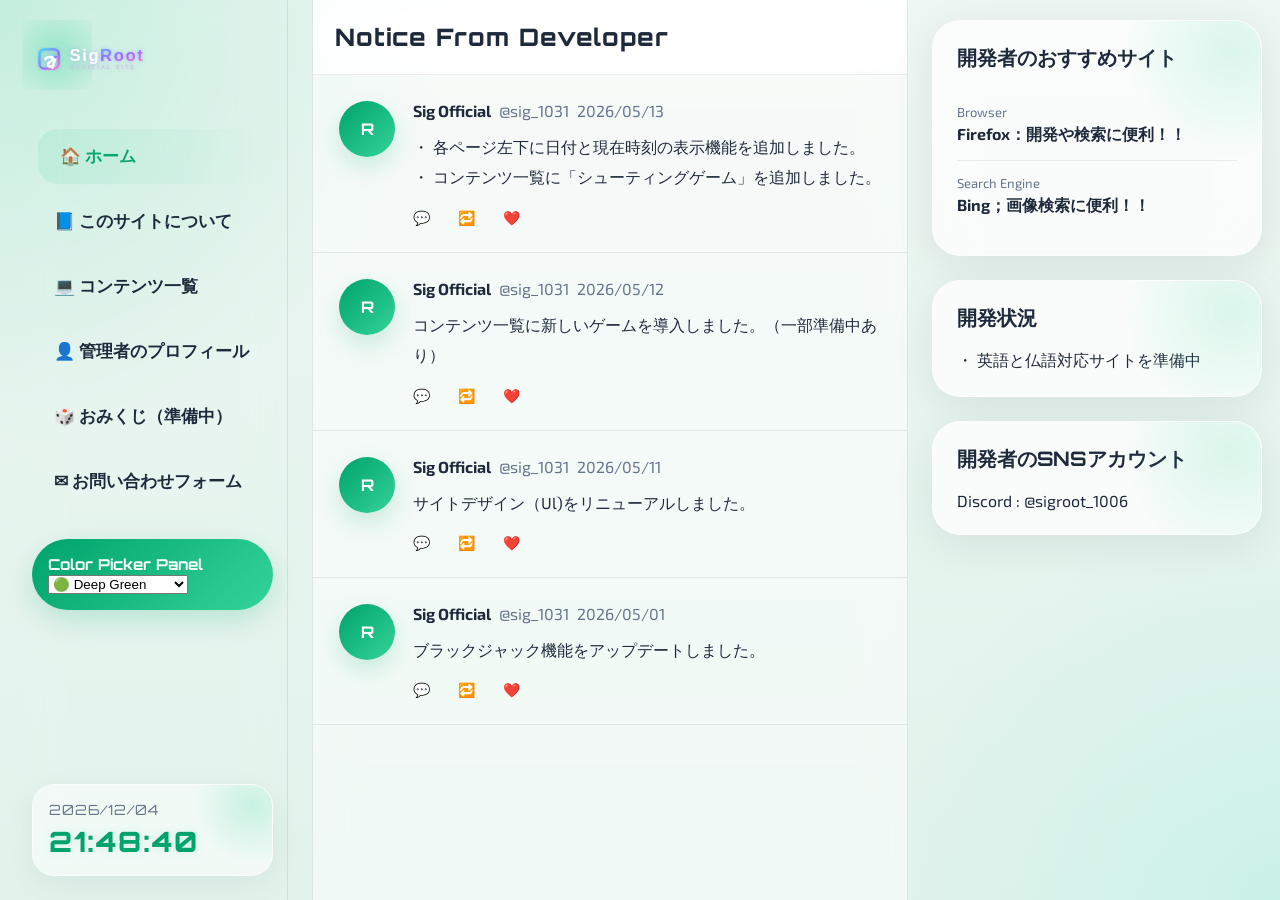
<file: index.html>
<!DOCTYPE html>
<html lang="ja">
<head>
<meta charset="UTF-8">
<meta name="viewport" content="width=device-width, initial-scale=1.0">
<title>Sig Community</title>
<link rel="stylesheet" href="css/style.css">
</head>

<body>

<div class="layout">

<!-- 左サイド -->

<aside class="sidebar-left">

<div class="logo">

<svg
xmlns="http://www.w3.org/2000/svg"
viewBox="0 0 450 56"
class="sig-logo">

  <defs>

    <linearGradient id="coolCuteGrad"
                    x1="0%"
                    y1="0%"
                    x2="100%"
                    y2="100%">

      <stop offset="0%" stop-color="#38d7ff"/>
      <stop offset="60%" stop-color="#9b6dff"/>
      <stop offset="100%" stop-color="#ff7ac8"/>

    </linearGradient>

    <!-- 発光 -->

    <filter id="glow">

      <feDropShadow dx="0"
                    dy="0"
                    stdDeviation="4"
                    flood-color="#8c6cff"
                    flood-opacity="0.45"/>

    </filter>

    <style>

      .main-text{
        font-family:'Segoe UI',sans-serif;
        font-weight:900;
        font-size:31px;
      }

      .sub-text{
        font-family:'Segoe UI',sans-serif;
        font-weight:700;
        font-size:10px;
      }

    </style>

  </defs>

  <!-- アイコン -->

  <g transform="translate(14,10)"
     filter="url(#glow)">

    <rect width="36"
          height="36"
          rx="9"
          fill="none"
          stroke="url(#coolCuteGrad)"
          stroke-width="4.5"/>

    <path d="M 11,18
             C 14,13 25,13 25,18
             C 25,23 16,22 16,28
             C 16,33 22,34 26,30
             L 24,34
             L 30,14"

          fill="none"
          stroke="#ffffff"
          stroke-width="5"
          stroke-linecap="round"
          stroke-linejoin="round"/>

    <circle cx="30"
            cy="14"
            r="3.2"
            fill="url(#coolCuteGrad)"/>

  </g>

  <!-- ロゴ文字 -->

  <g transform="translate(70,0)"
     filter="url(#glow)">

    <text x="0"
          y="31"
          class="main-text"
          fill="#ffffff">

      Sig<tspan fill="url(#coolCuteGrad)">Root</tspan>

    </text>

    <text x="2"
          y="47"
          class="sub-text"
          fill="#c5c8d8"
          letter-spacing="4">

      OFFICIAL SITE

    </text>

  </g>

</svg>

</div>

<nav class="nav-menu">
<a class="active" href="index.html">🏠 ホーム</a>
<a href="company.html">📘 このサイトについて</a>
<a href="service.html">💻 コンテンツ一覧</a>
<a href="recruit.html">👤 管理者のプロフィール</a>
<a href="">🎲 おみくじ（準備中）</a>
<a href="contact.html">✉ お問い合わせフォーム</a>
</nav>

<!-- =========================
     WELCOME PANEL
========================= -->


<!-- =========================
     WELCOME BUTTON PANEL
========================= -->

<div class="main-button welcome-button">

<div class="welcome-top">

Color Picker Panel

</div>

<select
class="theme-select"
onchange="setTheme(this.value)"
>

<option value="saikyo">
🟢 Deep Green
</option>

<option value="chuo">
🟠 Orange
</option>

<option value="yamanote">
🟩 Normal Green
</option>

<option value="keihin">
🔵 Blue
</option>

<option value="sobu">
🟨 Yellow
</option>

<option value="joban">
🟢 Emerald
</option>

<option value="ueno">
🟣 Purple
</option>

<option value="cyber">
🌌 Cyber Blue
</option>

<option value="sunset">
🔥 Sunset Orange
</option>

<option value="pink">
🌸 Akuragawa Pink
</option>

</select>

</div>

  

  <!-- =========================
     DATE TIME WIDGET
========================= -->

<div class="datetime-widget">

<div id="clock-date">
2026/05/13
</div>

<div id="clock-time">
00:00:00
</div>

</div>

</aside>

<!-- メイン -->

<main class="timeline">

<div class="timeline-header">
<h1>Notice From Developer</h1>
</div>

<article class="post">

<div class="post-icon">R</div>

<div class="post-content">

<div class="post-user">
<span class="name">Sig Official</span>
<span class="id">@sig_1031</span>
<span class="date">2026/05/13 </span>
</div>

<p>
・ 各ページ左下に日付と現在時刻の表示機能を追加しました。<br>
・ コンテンツ一覧に「シューティングゲーム」を追加しました。
</p>

<div class="post-actions">
<span>💬 </span>
<span>🔁 </span>
<span>❤️ </span>
</div>

</div>

</article>
  
<article class="post">

<div class="post-icon">R</div>

<div class="post-content">

<div class="post-user">
<span class="name">Sig Official</span>
<span class="id">@sig_1031</span>
<span class="date">2026/05/12 </span>
</div>

<p>
コンテンツ一覧に新しいゲームを導入しました。（一部準備中あり）
</p>

<div class="post-actions">
<span>💬 </span>
<span>🔁 </span>
<span>❤️ </span>
</div>

</div>

</article>
  
<article class="post">

<div class="post-icon">R</div>

<div class="post-content">

<div class="post-user">
<span class="name">Sig Official</span>
<span class="id">@sig_1031</span>
<span class="date">2026/05/11</span>
</div>

<p>
サイトデザイン（Ul)をリニューアルしました。
</p>

<div class="post-actions">
<span>💬 </span>
<span>🔁 </span>
<span>❤️ </span>
</div>

</div>

</article>

<article class="post">

<div class="post-icon">R</div>

<div class="post-content">

<div class="post-user">
<span class="name">Sig Official</span>
<span class="id">@sig_1031</span>
<span class="date">2026/05/01</span>
</div>

<p>
ブラックジャック機能をアップデートしました。
</p>

<div class="post-actions">
<span>💬 </span>
<span>🔁 </span>
<span>❤️ </span>
</div>

</div>

</article>

</main>

<!-- 右サイド -->

<aside class="sidebar-right">

<div class="side-card">

<h2>開発者のおすすめサイト</h2>

<div class="trend">
<span class="trend-category">Browser</span>
<strong>Firefox：開発や検索に便利！！</strong>
</div>

<div class="trend">
<span class="trend-category">Search Engine</span>
<strong>Bing；画像検索に便利！！</strong>
</div>

</div>

<div class="side-card">

<h2>開発状況</h2>

<p>
・ 英語と仏語対応サイトを準備中<br>

</p>

</div>

<div class="side-card">

<h2>開発者のSNSアカウント</h2>

<p>
Discord : @sigroot_1006
</p>

</div>

</aside>

</div>

  <script src="js/script.js"></script>

  <!-- MOBILE NAV -->

<nav class="mobile-nav">

<a href="index.html">

<span>🏠</span>

Home

</a>

<a class="active"
href="service.html">

<span>💻</span>

Services

</a>

<a href="recruit.html">

<span>👤</span>

Profile

</a>

<a href="link.html">

<span>🎲</span>

Omikuji

</a>

<a href="contact.html">

<span>✉</span>

Contact

</a>

</nav>

</body>





  <!-- MOBILE NAV -->

<nav class="mobile-nav">

<a class="active"
href="index.html">

<span>🏠</span>

Home

</a>

<a href="service.html">

<span>💻</span>

Services

</a>

<a href="recruit.html">

<span>👤</span>

Profile

</a>

<a href="link.html">

<span>🎲</span>

Omikuji

</a>

<a href="contact.html">

<span>✉</span>

Contact

</a>

</nav>
</html>
</file>
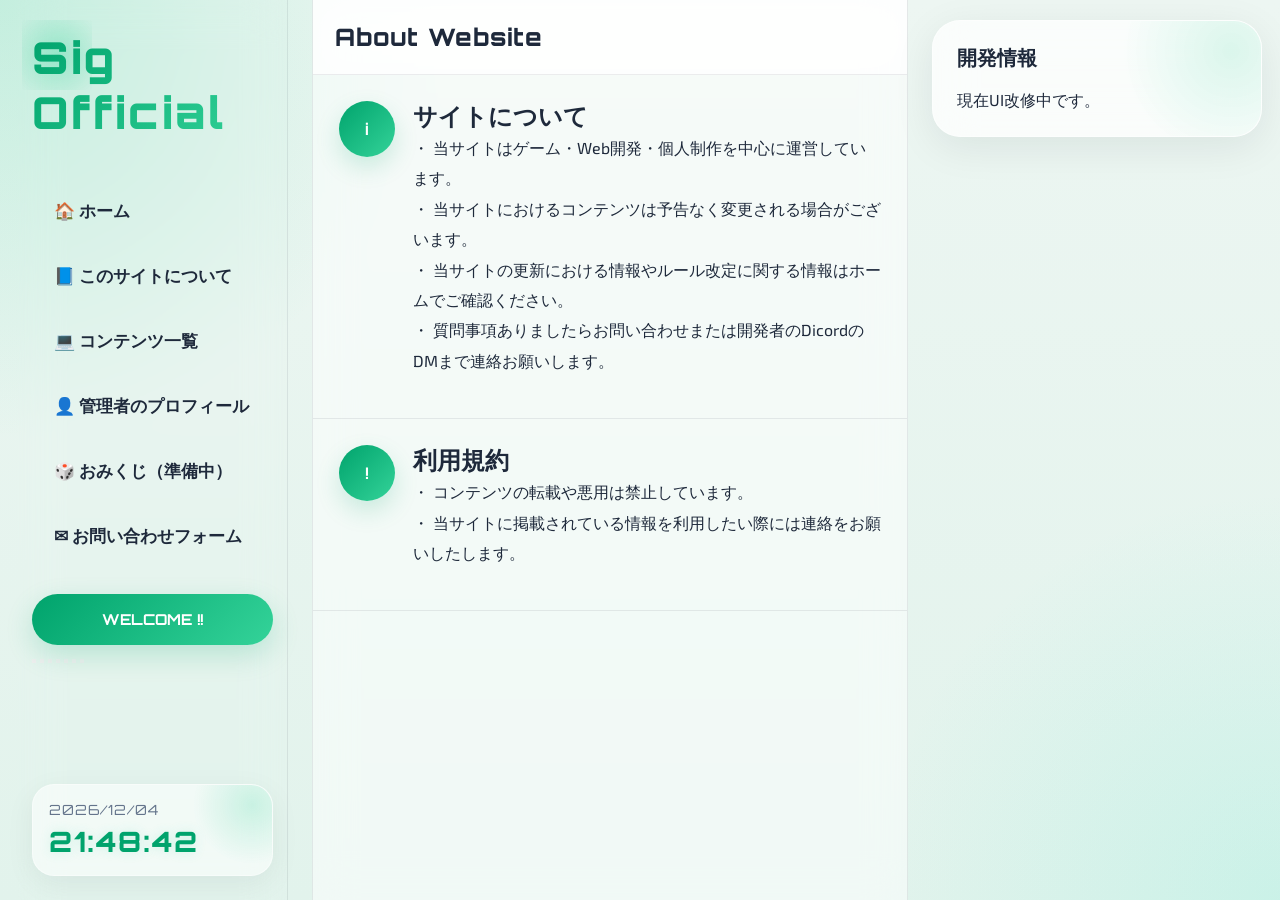
<file: company.html>
<!DOCTYPE html>
<html lang="ja">
<head>
<meta charset="UTF-8">
<meta name="viewport" content="width=device-width, initial-scale=1.0">
<title>Sig Community</title>
<link rel="stylesheet" href="css/style.css">
</head>

<body>

<div class="layout">

<!-- 左サイド -->

<aside class="sidebar-left">

<div class="logo">
Sig Official
</div>

<nav class="nav-menu">
<a  href="index.html">🏠 ホーム</a>
<a 　class="active"　href="company.html">📘 このサイトについて</a>
<a href="service.html">💻 コンテンツ一覧</a>
<a href="recruit.html">👤 管理者のプロフィール</a>
<a href="">🎲 おみくじ（準備中）</a>
<a href="contact.html">✉ お問い合わせフォーム</a>
</nav>

<button class="main-button">
WELCOME !!
</button>

  <!-- =========================
     THEME SWITCHER
========================= -->

<div class="theme-switcher">

<button class="theme-btn green"
onclick="setTheme('green')">
</button>

<button class="theme-btn orange"
onclick="setTheme('orange')">
</button>

<button class="theme-btn red"
onclick="setTheme('red')">
</button>

<button class="theme-btn yellow"
onclick="setTheme('yellow')">
</button>

<button class="theme-btn blue"
onclick="setTheme('blue')">
</button>

<button class="theme-btn cyan"
onclick="setTheme('cyan')">
</button>

<button class="theme-btn pink"
onclick="setTheme('pink')">
</button>

</div>

  <!-- =========================
     DATE TIME WIDGET
========================= -->

<div class="datetime-widget">

<div id="clock-date">
2026/05/13
</div>

<div id="clock-time">
00:00:00
</div>

</div>

  

</aside>

<main class="timeline">

<div class="timeline-header">
<h1>About Website</h1>
</div>

<article class="post">

<div class="post-icon">i</div>

<div class="post-content">

<h2>サイトについて</h2>

<p>
・ 当サイトはゲーム・Web開発・個人制作を中心に運営しています。<br>
・ 当サイトにおけるコンテンツは予告なく変更される場合がございます。<br>
・ 当サイトの更新における情報やルール改定に関する情報はホームでご確認ください。<br>
・ 質問事項ありましたらお問い合わせまたは開発者のDicordのDMまで連絡お願いします。<br>
</p>

</div>

</article>

<article class="post">

<div class="post-icon">!</div>

<div class="post-content">

<h2>利用規約</h2>

<p>
・ コンテンツの転載や悪用は禁止しています。<br>
・ 当サイトに掲載されている情報を利用したい際には連絡をお願いしたします。<br>
</p>

</div>

</article>

</main>

<aside class="sidebar-right">

<div class="side-card">

<h2>開発情報</h2>

<p>
現在UI改修中です。
</p>

</div>

</aside>

</div>



  <!-- MOBILE NAV -->

<nav class="mobile-nav">

<a class="active"
href="index.html">

<span>🏠</span>

Home

</a>

<a href="service.html">

<span>💻</span>

Services

</a>

<a href="recruit.html">

<span>👤</span>

Profile

</a>

<a href="link.html">

<span>🎲</span>

Omikuji

</a>

<a href="contact.html">

<span>✉</span>

Contact

</a>

</nav>

  <script src="js/script.js"></script>

  <!-- MOBILE NAV -->

<nav class="mobile-nav">

<a href="index.html">

<span>🏠</span>

Home

</a>

<a class="active"
href="service.html">

<span>💻</span>

Services

</a>

<a href="recruit.html">

<span>👤</span>

Profile

</a>

<a href="link.html">

<span>🎲</span>

Omikuji

</a>

<a href="contact.html">

<span>✉</span>

Contact

</a>

</nav>
</body>
</html>
</file>
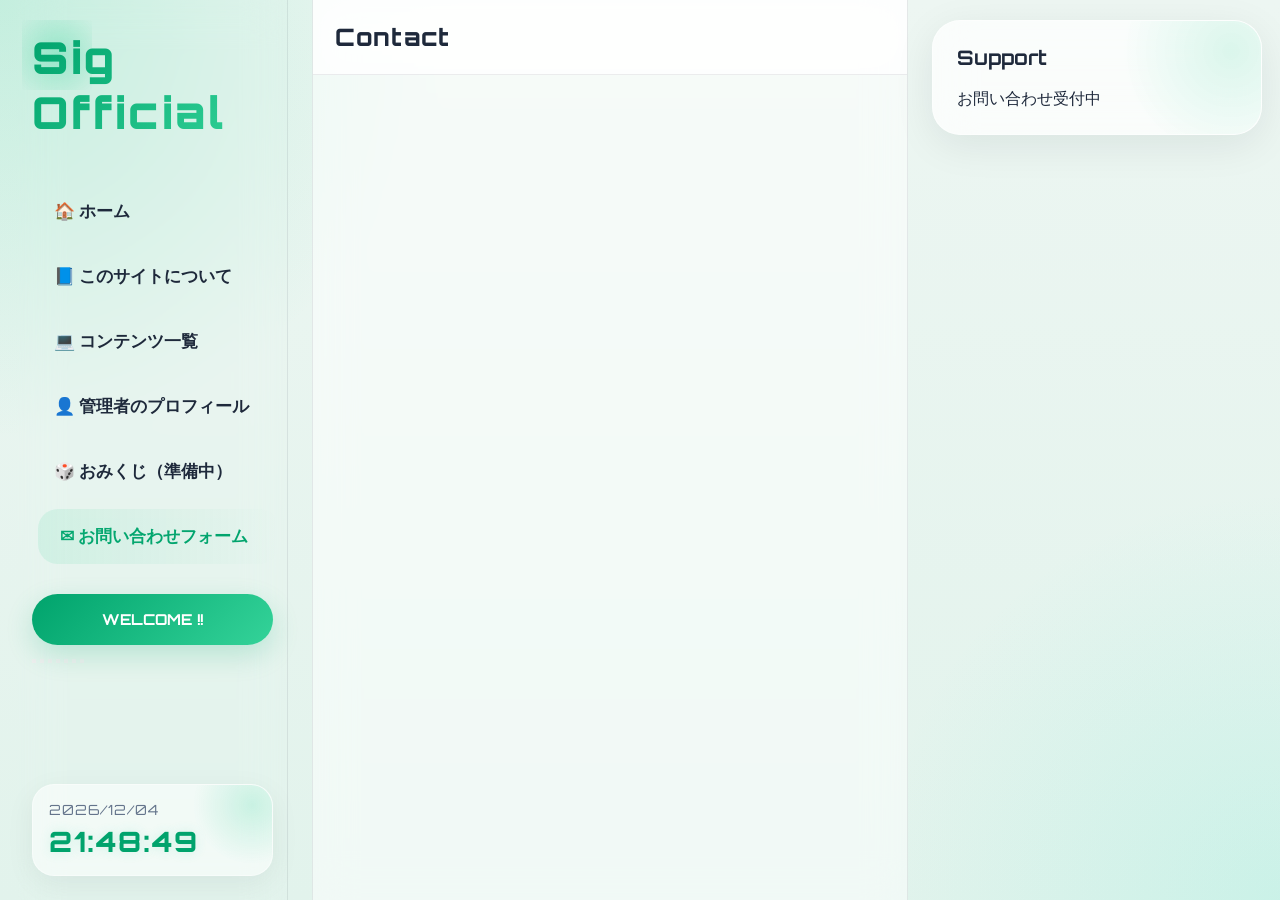
<file: contact.html>
<!DOCTYPE html>
<html lang="ja">
<head>
<meta charset="UTF-8">
<meta name="viewport" content="width=device-width, initial-scale=1.0">
<title>Sig Community</title>
<link rel="stylesheet" href="css/style.css">
</head>

<body>

<div class="layout">

<!-- 左サイド -->

<aside class="sidebar-left">

<div class="logo">
Sig Official
</div>

<nav class="nav-menu">
<a  href="index.html">🏠 ホーム</a>
<a href="company.html">📘 このサイトについて</a>
<a href="service.html">💻 コンテンツ一覧</a>
<a href="recruit.html">👤 管理者のプロフィール</a>
<a href="">🎲 おみくじ（準備中）</a>
<a class="active"　href="contact.html">✉ お問い合わせフォーム</a>
</nav>

<button class="main-button">
WELCOME !!
</button>

  <!-- =========================
     THEME SWITCHER
========================= -->

<div class="theme-switcher">

<button class="theme-btn green"
onclick="setTheme('green')">
</button>

<button class="theme-btn orange"
onclick="setTheme('orange')">
</button>

<button class="theme-btn red"
onclick="setTheme('red')">
</button>

<button class="theme-btn yellow"
onclick="setTheme('yellow')">
</button>

<button class="theme-btn blue"
onclick="setTheme('blue')">
</button>

<button class="theme-btn cyan"
onclick="setTheme('cyan')">
</button>

<button class="theme-btn pink"
onclick="setTheme('pink')">
</button>

</div>

  <!-- =========================
     DATE TIME WIDGET
========================= -->

<div class="datetime-widget">

<div id="clock-date">
2026/05/13
</div>

<div id="clock-time">
00:00:00
</div>

</div>
  
</aside>

<main class="timeline">

<div class="timeline-header">
<h1>Contact</h1>
</div>

<div class="profile-box">

<iframe
class="contact-frame"
src="https://forms.office.com/Pages/ResponsePage.aspx?id=DQSIkWdsW0yxEjajBLZtrQAAAAAAAAAAAAYAADWYBldURDE3STNGTzBSREFFUUg5V0YwN05aRjBDNC4u">
</iframe>

</div>

</main>

<aside class="sidebar-right">

<div class="side-card">

<h2>Support</h2>

<p>
お問い合わせ受付中
</p>

</div>

</aside>

</div>




  <!-- MOBILE NAV -->

<nav class="mobile-nav">

<a class="active"
href="index.html">

<span>🏠</span>

Home

</a>

<a href="service.html">

<span>💻</span>

Services

</a>

<a href="recruit.html">

<span>👤</span>

Profile

</a>

<a href="link.html">

<span>🎲</span>

Omikuji

</a>

<a href="contact.html">

<span>✉</span>

Contact

</a>

</nav>

  <script src="js/script.js"></script>

  <!-- MOBILE NAV -->

<nav class="mobile-nav">

<a href="index.html">

<span>🏠</span>

Home

</a>

<a class="active"
href="service.html">

<span>💻</span>

Services

</a>

<a href="recruit.html">

<span>👤</span>

Profile

</a>

<a href="link.html">

<span>🎲</span>

Omikuji

</a>

<a href="contact.html">

<span>✉</span>

Contact

</a>

</nav>
</body>
</html>
</file>
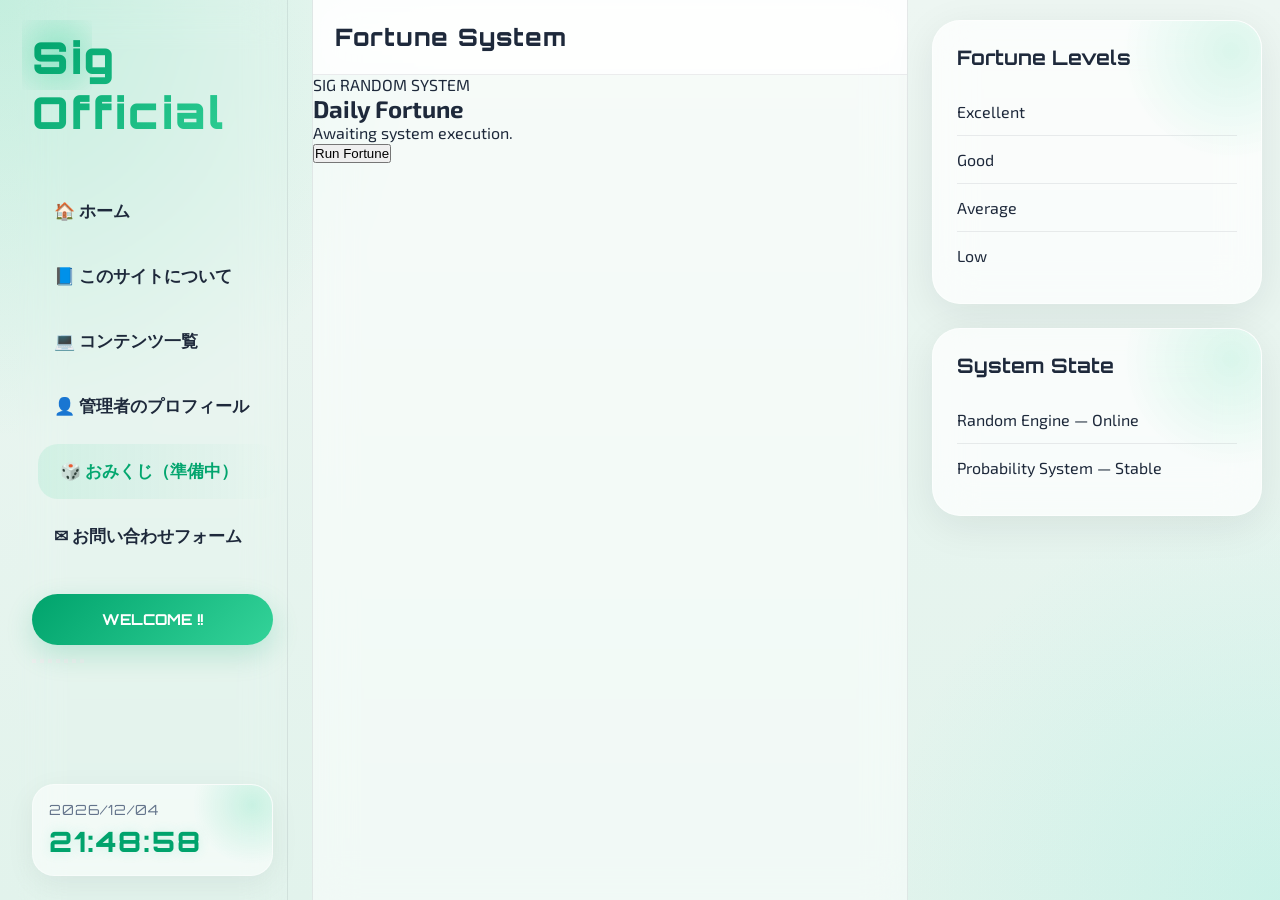
<file: link.html>
<!DOCTYPE html>
<html lang="ja">
<head>
<meta charset="UTF-8">
<meta name="viewport" content="width=device-width, initial-scale=1.0">
<title>Sig Community</title>
<link rel="stylesheet" href="css/style.css">
</head>

<body>

<div class="layout">

<!-- 左サイド -->

<aside class="sidebar-left">

<div class="logo">
Sig Official
</div>

<nav class="nav-menu">
<a href="index.html">🏠 ホーム</a>
<a href="company.html">📘 このサイトについて</a>
<a href="service.html">💻 コンテンツ一覧</a>
<a href="recruit.html">👤 管理者のプロフィール</a>
<a class="active"　href="">🎲 おみくじ（準備中）</a>
<a href="contact.html">✉ お問い合わせフォーム</a>
</nav>

<button class="main-button">
WELCOME !!
</button>

  <!-- =========================
     THEME SWITCHER
========================= -->

<div class="theme-switcher">

<button class="theme-btn green"
onclick="setTheme('green')">
</button>

<button class="theme-btn orange"
onclick="setTheme('orange')">
</button>

<button class="theme-btn red"
onclick="setTheme('red')">
</button>

<button class="theme-btn yellow"
onclick="setTheme('yellow')">
</button>

<button class="theme-btn blue"
onclick="setTheme('blue')">
</button>

<button class="theme-btn cyan"
onclick="setTheme('cyan')">
</button>

<button class="theme-btn pink"
onclick="setTheme('pink')">
</button>

</div>

  <!-- =========================
     DATE TIME WIDGET
========================= -->

<div class="datetime-widget">

<div id="clock-date">
2026/05/13
</div>

<div id="clock-time">
00:00:00
</div>

</div>

</aside>
<!-- MAIN -->
<main class="timeline">

<div class="timeline-header">
<h1>Fortune System</h1>
</div>

<section class="fortune-wrapper">

<div class="fortune-card">

<div class="fortune-label">
SIG RANDOM SYSTEM
</div>

<h2>
Daily Fortune
</h2>

<p id="fortune-result">
Awaiting system execution.
</p>

<button id="fortune-button">
Run Fortune
</button>

</div>

</section>

</main>

<!-- RIGHT -->
<aside class="sidebar-right">

<div class="side-card">

<h2>
Fortune Levels
</h2>

<div class="trend">
Excellent
</div>

<div class="trend">
Good
</div>

<div class="trend">
Average
</div>

<div class="trend">
Low
</div>

</div>

<div class="side-card">

<h2>
System State
</h2>

<div class="trend">
Random Engine — Online
</div>

<div class="trend">
Probability System — Stable
</div>

</div>

</aside>

</div>

<script>

const fortunes = [

"Excellent — High probability of success today.",

"Good — Stable progress is expected.",

"Average — Maintain a balanced pace.",

"Low — Careful decisions are recommended."

];

document
.getElementById("fortune-button")
.onclick = function(){

const random =
Math.floor(Math.random()*fortunes.length);

document
.getElementById("fortune-result")
.innerHTML =
fortunes[random];

};

</script>





  <!-- MOBILE NAV -->

<nav class="mobile-nav">

<a class="active"
href="index.html">

<span>🏠</span>

Home

</a>

<a href="service.html">

<span>💻</span>

Services

</a>

<a href="recruit.html">

<span>👤</span>

Profile

</a>

<a href="link.html">

<span>🎲</span>

Omikuji

</a>

<a href="contact.html">

<span>✉</span>

Contact

</a>

</nav>

  <script src="js/script.js"></script>

  <!-- MOBILE NAV -->

<nav class="mobile-nav">

<a href="index.html">

<span>🏠</span>

Home

</a>

<a class="active"
href="service.html">

<span>💻</span>

Services

</a>

<a href="recruit.html">

<span>👤</span>

Profile

</a>

<a href="link.html">

<span>🎲</span>

Omikuji

</a>

<a href="contact.html">

<span>✉</span>

Contact

</a>

</nav>
</body>
</html>
</file>
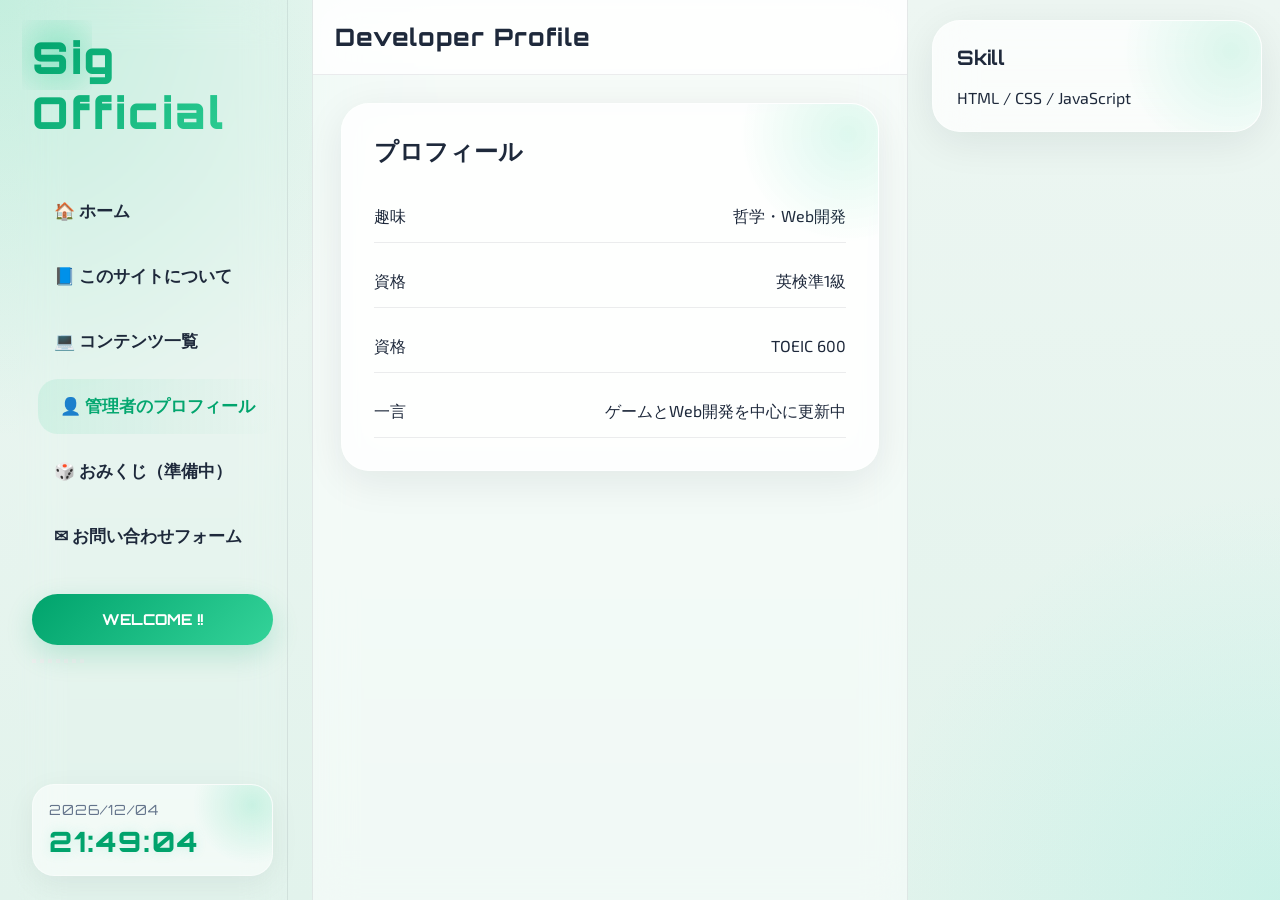
<file: recruit.html>
<!DOCTYPE html>
<html lang="ja">
<head>
<meta charset="UTF-8">
<meta name="viewport" content="width=device-width, initial-scale=1.0">
<title>Sig Community</title>
<link rel="stylesheet" href="css/style.css">
</head>

<body>

<div class="layout">

<!-- 左サイド -->

<aside class="sidebar-left">

<div class="logo">
Sig Official
</div>

<nav class="nav-menu">
<a  href="index.html">🏠 ホーム</a>
<a href="company.html">📘 このサイトについて</a>
<a href="service.html">💻 コンテンツ一覧</a>
<a class="active"　href="recruit.html">👤 管理者のプロフィール</a>
<a href="">🎲 おみくじ（準備中）</a>
<a href="contact.html">✉ お問い合わせフォーム</a>
</nav>

<button class="main-button">
WELCOME !!
</button>

  <!-- =========================
     THEME SWITCHER
========================= -->

<div class="theme-switcher">

<button class="theme-btn green"
onclick="setTheme('green')">
</button>

<button class="theme-btn orange"
onclick="setTheme('orange')">
</button>

<button class="theme-btn red"
onclick="setTheme('red')">
</button>

<button class="theme-btn yellow"
onclick="setTheme('yellow')">
</button>

<button class="theme-btn blue"
onclick="setTheme('blue')">
</button>

<button class="theme-btn cyan"
onclick="setTheme('cyan')">
</button>

<button class="theme-btn pink"
onclick="setTheme('pink')">
</button>

</div>

  <!-- =========================
     DATE TIME WIDGET
========================= -->

<div class="datetime-widget">

<div id="clock-date">
2026/05/13
</div>

<div id="clock-time">
00:00:00
</div>

</div>

</aside>

<main class="timeline">

<div class="timeline-header">
<h1>Developer Profile</h1>
</div>

<div class="profile-box">

<div class="profile-card">

<h2>プロフィール</h2>

<div class="profile-list">

<div class="profile-item">
<span>趣味</span>
<span>哲学・Web開発</span>
</div>

<div class="profile-item">
<span>資格</span>
<span>英検準1級</span>
</div>

<div class="profile-item">
<span>資格</span>
<span>TOEIC 600</span>
</div>

<div class="profile-item">
<span>一言</span>
<span>ゲームとWeb開発を中心に更新中</span>
</div>

</div>

</div>

</div>

</main>

<aside class="sidebar-right">

<div class="side-card">

<h2>Skill</h2>

<p>
HTML / CSS / JavaScript
</p>

</div>

</aside>

</div>

  <script src="js/script.js"></script>

  <!-- MOBILE NAV -->

<nav class="mobile-nav">

<a href="index.html">

<span>🏠</span>

Home

</a>

<a class="active"
href="service.html">

<span>💻</span>

Services

</a>

<a href="recruit.html">

<span>👤</span>

Profile

</a>

<a href="link.html">

<span>🎲</span>

Omikuji

</a>

<a href="contact.html">

<span>✉</span>

Contact

</a>

</nav>

</body>


  <!-- MOBILE NAV -->

<nav class="mobile-nav">

<a class="active"
href="index.html">

<span>🏠</span>

Home

</a>

<a href="service.html">

<span>💻</span>

Services

</a>

<a href="recruit.html">

<span>👤</span>

Profile

</a>

<a href="link.html">

<span>🎲</span>

Omikuji

</a>

<a href="contact.html">

<span>✉</span>

Contact

</a>

</nav>
</html>
</file>
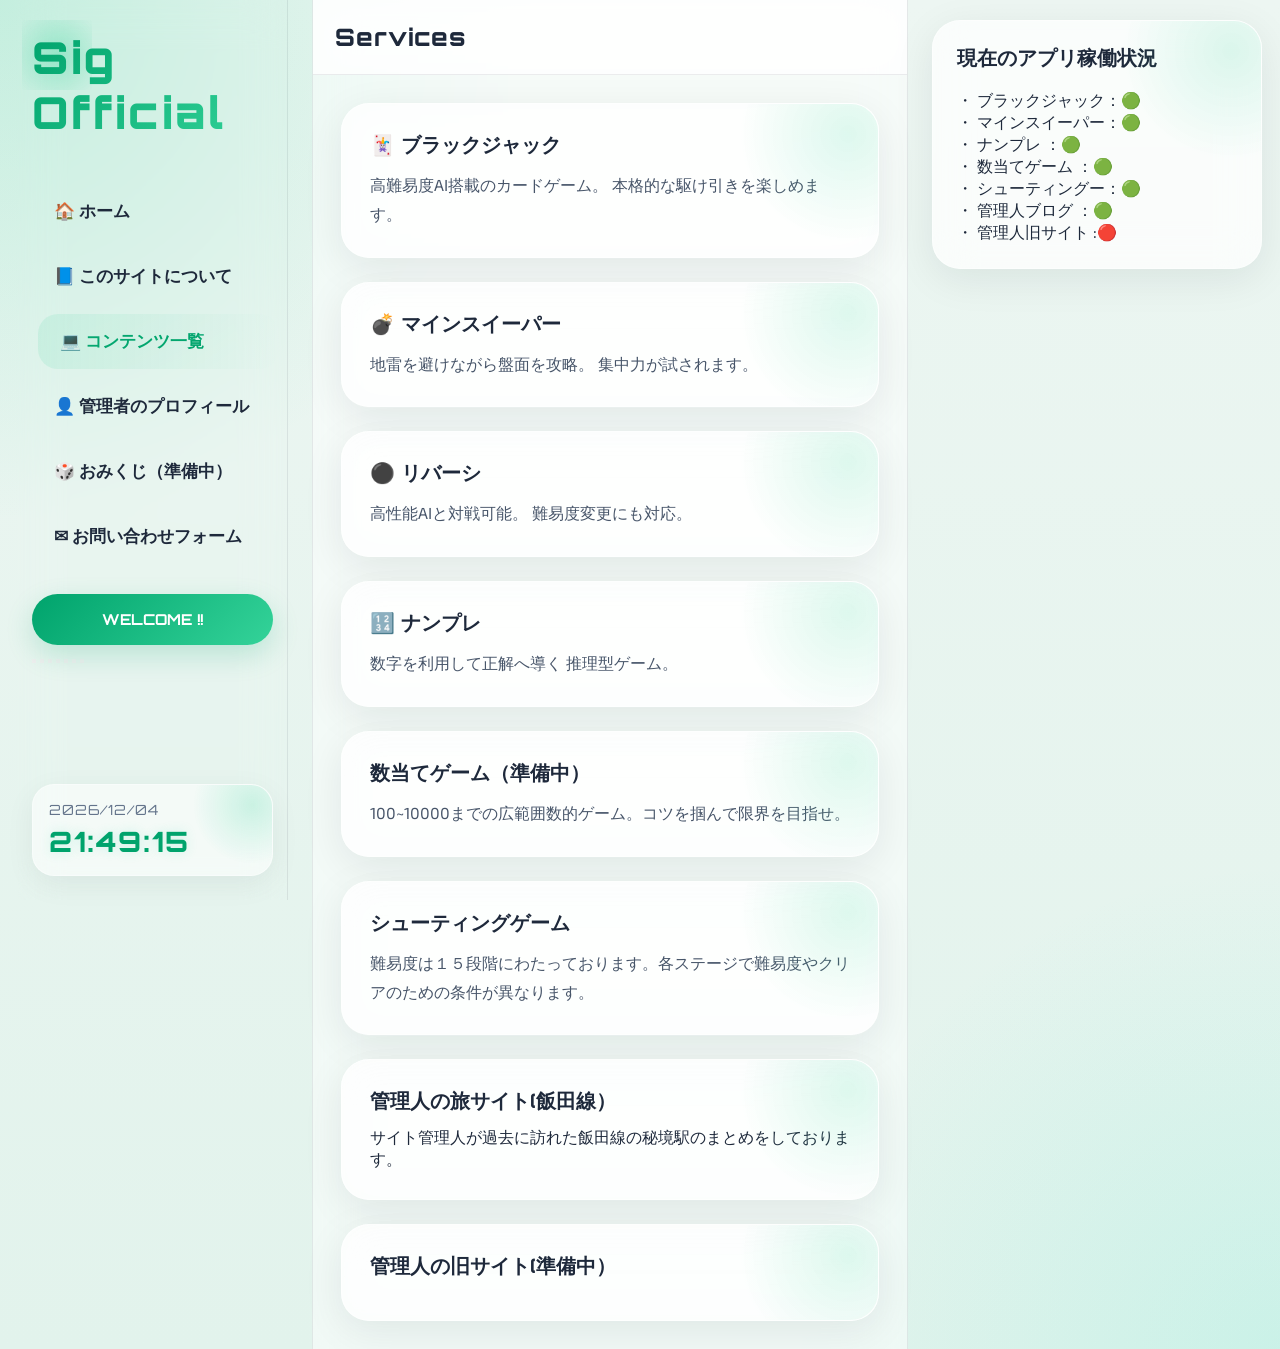
<file: service.html>
<!DOCTYPE html>
<html lang="ja">
<head>
<meta charset="UTF-8">
<meta name="viewport" content="width=device-width, initial-scale=1.0">
<title>Sig Community</title>
<link rel="stylesheet" href="css/style.css">
</head>

<body>

<div class="layout">

<!-- 左サイド -->

<aside class="sidebar-left">

<div class="logo">
Sig Official
</div>

<nav class="nav-menu">
<a  href="index.html">🏠 ホーム</a>
<a href="company.html">📘 このサイトについて</a>
<a class="active"　href="service.html">💻 コンテンツ一覧</a>
<a href="recruit.html">👤 管理者のプロフィール</a>
<a href="">🎲 おみくじ（準備中）</a>
<a href="contact.html">✉ お問い合わせフォーム</a>
</nav>

<button class="main-button">
WELCOME !!
</button>

  <!-- =========================
     THEME SWITCHER
========================= -->

<div class="theme-switcher">

<button class="theme-btn green"
onclick="setTheme('green')">
</button>

<button class="theme-btn orange"
onclick="setTheme('orange')">
</button>

<button class="theme-btn red"
onclick="setTheme('red')">
</button>

<button class="theme-btn yellow"
onclick="setTheme('yellow')">
</button>

<button class="theme-btn blue"
onclick="setTheme('blue')">
</button>

<button class="theme-btn cyan"
onclick="setTheme('cyan')">
</button>

<button class="theme-btn pink"
onclick="setTheme('pink')">
</button>

</div>

  <!-- =========================
     DATE TIME WIDGET
========================= -->

<div class="datetime-widget">

<div id="clock-date">
2026/05/13
</div>

<div id="clock-time">
00:00:00
</div>

</div>
  

</aside>
<main class="timeline">

<div class="timeline-header">
<h1>Services</h1>
</div>

<div class="service-grid">

<a class="card-link"
href="https://sigroot-inashin.github.io/ria-blackjack/">

<div class="service-card">

<h3>🃏 ブラックジャック</h3>

<p>
高難易度AI搭載のカードゲーム。
本格的な駆け引きを楽しめます。
</p>

</div>

</a>

<a class="card-link"
href="https://sigroot-inashin.github.io/mine_swiper///">

<div class="service-card">

<h3>💣 マインスイーパー</h3>

<p>
地雷を避けながら盤面を攻略。
集中力が試されます。
</p>

</div>

</a>

<a class="card-link"
href="https://sigroot-inashin.github.io/othello373/">

<div class="service-card">

<h3>⚫ リバーシ</h3>

<p>
高性能AIと対戦可能。
難易度変更にも対応。
</p>

</div>

</a>

<a class="card-link"
href="https://sigroot-inashin.github.io/number-challenge/">

<div class="service-card">

<h3>🔢 ナンプレ</h3>

<p>
数字を利用して正解へ導く
推理型ゲーム。
</p>

</div>

</a>

  <a class="card-link"
href="https://sigroot-inashin.github.io/numenical_reasoning/">

<div class="service-card">

<h3> 数当てゲーム（準備中）</h3>

<p>
100~10000までの広範囲数的ゲーム。コツを掴んで限界を目指せ。
</p>

</div>

</a>

  <a class="card-link"
href="https://sigroot-inashin.github.io/ria_officialsite/">

<div class="service-card">

<h3> シューティングゲーム</h3>

<p>
難易度は１５段階にわたっております。各ステージで難易度やクリアのための条件が異なります。
</p>

</div>

</a>

  <a class="card-link"
href="https://sigroot-inashin.github.io/idaline.nyakki/">

<div class="service-card">

<h3> 管理人の旅サイト(飯田線）</h3>
サイト管理人が過去に訪れた飯田線の秘境駅のまとめをしております。
<p>

</p>

</div>

</a>

  <a class="card-link"
href="">

<div class="service-card">

<h3> 管理人の旧サイト(準備中）</h3>

<p>

</p>

</div>

</a>

</div>

</main>

  <aside class="sidebar-right">

<div class="side-card">

<h2>現在のアプリ稼働状況</h2>

<p>
・ ブラックジャック：🟢<br>
・ マインスイーパー：🟢<br>
・ ナンプレ      ：🟢<br>
・ 数当てゲーム   ：🟢<br>
・ シューティングー：🟢<br>
・ 管理人ブログ   ：🟢<br>
・ 管理人旧サイト  :🔴
</p>

</div>

</aside>

</div>

  <script src="js/script.js"></script>

  <!-- MOBILE NAV -->

<nav class="mobile-nav">

<a href="index.html">

<span>🏠</span>

Home

</a>

<a class="active"
href="service.html">

<span>💻</span>

Services

</a>

<a href="recruit.html">

<span>👤</span>

Profile

</a>

<a href="link.html">

<span>🎲</span>

Omikuji

</a>

<a href="contact.html">

<span>✉</span>

Contact

</a>

</nav>

</body>



  <!-- MOBILE NAV -->

<nav class="mobile-nav">

<a class="active"
href="index.html">

<span>🏠</span>

Home

</a>

<a href="service.html">

<span>💻</span>

Services

</a>

<a href="recruit.html">

<span>👤</span>

Profile

</a>

<a href="link.html">

<span>🎲</span>

Omikuji

</a>

<a href="contact.html">

<span>✉</span>

Contact

</a>

</nav>
  
</html>
</file>
<file: css/style.css>
/* ========================================
   RIa Community Ultimate Game UI
======================================== */

@charset "utf-8";

/* =========================
   GOOGLE FONT
========================= */

@import url('https://fonts.googleapis.com/css2?family=Orbitron:wght@400;500;700;800&family=Exo+2:wght@300;400;500;600;700;800&display=swap');

/* =========================
   RESET
========================= */

*{
  margin:0;
  padding:0;
  box-sizing:border-box;
}

html{
  scroll-behavior:smooth;
}

body{
  overflow-x:hidden;
}

/* =========================
   ROOT
========================= */

:root{

  --bg:#edf6f2;

  --bg2:#e2f3ec;

  --card:
    rgba(255,255,255,0.72);

  --glass:
    rgba(255,255,255,0.45);

  --line:
    rgba(15,23,42,0.08);

  --text:#1e293b;

  --sub:#64748b;

  --green:#00a36c;

  --green2:#34d399;

  --mint:#10b981;

  --cyan:#5eead4;

  --hover:
    rgba(16,185,129,0.08);

  --shadow:
    0 10px 40px rgba(15,23,42,0.08);

  --grad:
    linear-gradient(
      135deg,
      #00a36c,
      #34d399
    );
}

/* =========================
   BODY
========================= */

body{

  background:

    radial-gradient(
      circle at top left,
      rgba(52,211,153,0.22),
      transparent 28%
    ),

    radial-gradient(
      circle at bottom right,
      rgba(94,234,212,0.18),
      transparent 26%
    ),

    linear-gradient(
      180deg,
      #edf6f2,
      #e2f3ec
    );

  color:var(--text);

  font-family:
    'Exo 2',
    sans-serif;

  min-height:100vh;

  animation:bgMove 18s ease infinite;
}

/* =========================
   BACKGROUND ANIMATION
========================= */

@keyframes bgMove{

  0%{
    background-position:0% 50%;
  }

  50%{
    background-position:100% 50%;
  }

  100%{
    background-position:0% 50%;
  }
}

/* =========================
   SCROLLBAR
========================= */

::-webkit-scrollbar{
  width:10px;
}

::-webkit-scrollbar-thumb{

  background:
    linear-gradient(
      180deg,
      #00a36c,
      #34d399
    );

  border-radius:999px;
}

::-webkit-scrollbar-track{
  background:
    rgba(255,255,255,0.25);
}

/* =========================
   LAYOUT
========================= */

.layout{

  display:flex;

  max-width:1500px;

  margin:auto;

  gap:24px;

  padding:0 18px;
}

/* =========================
   LEFT SIDEBAR
========================= */

.sidebar-left{

  width:270px;

  height:100vh;

  position:sticky;

  top:0;

  padding:30px 14px;

  border-right:
    1px solid var(--line);

  backdrop-filter:blur(20px);

  animation:fadeUp 0.8s ease;
}

/* =========================
   LOGO
========================= */

.logo{

  font-size:44px;

  font-weight:900;

  margin-bottom:44px;

  background:var(--grad);

  -webkit-background-clip:text;

  -webkit-text-fill-color:transparent;

  letter-spacing:3px;

  font-family:
    'Orbitron',
    sans-serif;

  position:relative;
}

.logo::after{

  content:"";

  position:absolute;

  width:70px;
  height:70px;

  background:
    radial-gradient(
      rgba(52,211,153,0.35),
      transparent
    );

  top:-10px;
  left:-10px;

  z-index:-1;
}

/* =========================
   NAVIGATION
========================= */

.nav-menu{

  display:flex;

  flex-direction:column;

  gap:10px;
}

.nav-menu a{

  text-decoration:none;

  color:var(--text);

  padding:16px 22px;

  border-radius:20px;

  font-size:17px;

  font-weight:600;

  transition:0.28s;

  position:relative;

  overflow:hidden;
}

.nav-menu a::before{

  content:"";

  position:absolute;

  width:0;

  height:100%;

  background:
    linear-gradient(
      90deg,
      rgba(52,211,153,0.12),
      transparent
    );

  top:0;
  left:0;

  transition:0.4s;
}

.nav-menu a:hover::before,
.nav-menu .active::before{

  width:100%;
}

.nav-menu a:hover,
.nav-menu .active{

  transform:
    translateX(6px);

  color:var(--green);
}

/* =========================
   BUTTON
========================= */

.main-button{

  width:100%;

  margin-top:30px;

  border:none;

  background:var(--grad);

  color:white;

  padding:16px;

  border-radius:999px;

  font-size:15px;

  font-weight:700;

  cursor:pointer;

  transition:0.3s;

  position:relative;

  overflow:hidden;

  font-family:
    'Orbitron',
    sans-serif;

  box-shadow:
    0 10px 28px rgba(0,163,108,0.2);
}

.main-button::before{

  content:"";

  position:absolute;

  width:120px;
  height:200%;

  background:
    rgba(255,255,255,0.3);

  transform:
    rotate(25deg);

  top:-50px;
  left:-160px;

  transition:0.8s;
}

.main-button:hover::before{
  left:140%;
}

.main-button:hover{

  transform:
    translateY(-3px);

  box-shadow:
    0 18px 34px rgba(0,163,108,0.25);
}

/* =========================
   TIMELINE
========================= */

.timeline{

  flex:1;

  min-height:100vh;

  background:
    rgba(255,255,255,0.5);

  backdrop-filter:blur(20px);

  border-left:
    1px solid var(--line);

  border-right:
    1px solid var(--line);

  animation:fadeUp 1s ease;
}

/* =========================
   HEADER
========================= */

.timeline-header{

  position:sticky;

  top:0;

  z-index:100;

  padding:22px;

  background:
    rgba(255,255,255,0.72);

  backdrop-filter:blur(20px);

  border-bottom:
    1px solid var(--line);
}

.timeline-header h1{

  font-size:24px;

  font-weight:800;

  font-family:
    'Orbitron',
    sans-serif;

  letter-spacing:1px;
}

/* =========================
   POST
========================= */

.post{

  display:flex;

  gap:18px;

  padding:26px;

  border-bottom:
    1px solid var(--line);

  transition:0.3s;

  position:relative;
}

.post:hover{
  background:
    rgba(255,255,255,0.24);
}

.post-icon{

  width:56px;
  height:56px;

  border-radius:50%;

  background:var(--grad);

  display:flex;

  align-items:center;
  justify-content:center;

  color:white;

  font-weight:700;

  flex-shrink:0;

  font-family:
    'Orbitron',
    sans-serif;

  box-shadow:
    0 10px 24px rgba(0,163,108,0.18);
}

.post-content{
  width:100%;
}

.post-user{

  display:flex;

  gap:8px;

  flex-wrap:wrap;

  margin-bottom:12px;
}

.name{
  font-weight:700;
}

.id,
.date{
  color:var(--sub);
}

.post p{

  line-height:1.9;

  margin-bottom:16px;
}

/* =========================
   ACTION
========================= */

.post-actions{

  display:flex;

  gap:28px;

  color:var(--sub);

  font-size:14px;
}

.post-actions span{

  cursor:pointer;

  transition:0.2s;
}

.post-actions span:hover{

  color:var(--green);

  transform:scale(1.06);
}

/* =========================
   RIGHT SIDEBAR
========================= */

.sidebar-right{

  width:330px;

  padding-top:20px;

  animation:fadeUp 1.1s ease;
}

/* =========================
   GLASS CARD
========================= */

.side-card,
.service-card,
.profile-card{

  background:var(--card);

  border:
    1px solid rgba(255,255,255,0.45);

  border-radius:28px;

  backdrop-filter:blur(20px);

  box-shadow:var(--shadow);

  position:relative;

  overflow:hidden;
}

.side-card::before,
.service-card::before,
.profile-card::before{

  content:"";

  position:absolute;

  width:220px;
  height:220px;

  background:
    radial-gradient(
      rgba(52,211,153,0.16),
      transparent 70%
    );

  top:-80px;
  right:-80px;
}

/* =========================
   SIDE CARD
========================= */

.side-card{

  padding:24px;

  margin-bottom:24px;
}

.side-card h2{

  margin-bottom:18px;

  font-size:20px;

  font-weight:700;

  font-family:
    'Orbitron',
    sans-serif;
}

.trend{

  padding:14px 0;

  border-bottom:
    1px solid var(--line);
}

.trend:last-child{
  border:none;
}

.trend-category{

  display:block;

  color:var(--sub);

  font-size:13px;

  margin-bottom:4px;
}

/* =========================
   SERVICE GRID
========================= */

.service-grid{

  display:grid;

  grid-template-columns:
    repeat(auto-fit,minmax(260px,1fr));

  gap:24px;

  padding:28px;
}

.service-card{

  padding:28px;

  transition:0.35s;
}

.service-card:hover{

  transform:
    translateY(-8px);

  box-shadow:
    0 24px 50px rgba(15,23,42,0.12);
}

.service-card h3{

  font-size:20px;

  margin-bottom:12px;

  font-family:
    'Orbitron',
    sans-serif;
}

.service-card p{

  color:#475569;

  line-height:1.8;
}

.card-link{

  text-decoration:none;

  color:inherit;
}

/* =========================
   PROFILE
========================= */

.profile-box{
  padding:28px;
}

.profile-card{
  padding:32px;
}

.profile-card h2{

  margin-bottom:24px;

  font-family:
    'Orbitron',
    sans-serif;
}

.profile-list{

  display:grid;

  gap:14px;
}

.profile-item{

  display:flex;

  justify-content:space-between;

  padding:14px 0;

  border-bottom:
    1px solid var(--line);
}

/* =========================
   CONTACT
========================= */

.contact-frame{

  width:100%;

  height:720px;

  border:none;

  border-radius:24px;
}

/* =========================
   MOBILE NAV
========================= */

.mobile-nav{
  display:none;
}

/* =========================
   ANIMATION
========================= */

@keyframes fadeUp{

  from{

    opacity:0;

    transform:
      translateY(20px);
  }

  to{

    opacity:1;

    transform:
      translateY(0);
  }
}

/* =========================
   RESPONSIVE
========================= */

@media screen and (max-width:1100px){

  .sidebar-right{
    display:none;
  }
}

@media screen and (max-width:800px){

  .sidebar-left{
    display:none;
  }

  .layout{
    padding:0;
  }

  .timeline{

    border:none;

    padding-bottom:92px;
  }

  .mobile-nav{

    position:fixed;

    bottom:0;

    left:0;

    width:100%;

    height:74px;

    background:
      rgba(255,255,255,0.84);

    backdrop-filter:blur(24px);

    border-top:
      1px solid rgba(15,23,42,0.06);

    display:flex;

    justify-content:space-around;

    align-items:center;

    z-index:9999;
  }

  .mobile-nav a{

    text-decoration:none;

    color:#64748b;

    font-size:12px;

    display:flex;

    flex-direction:column;

    align-items:center;

    gap:4px;

    transition:0.2s;
  }

  .mobile-nav a span{
    font-size:22px;
  }

  .mobile-nav a:hover,
  .mobile-nav .active{

    color:var(--green);
  }

  .service-grid{
    grid-template-columns:1fr;
  }
}

/* =========================
   DATE TIME WIDGET
========================= */

.datetime-widget{

  position:absolute;

  bottom:24px;

  left:14px;

  width:calc(100% - 28px);

  padding:16px;

  border-radius:22px;

  background:
    rgba(255,255,255,0.55);

  backdrop-filter:blur(20px);

  border:
    1px solid rgba(255,255,255,0.4);

  box-shadow:
    0 8px 30px rgba(15,23,42,0.06);

  overflow:hidden;
}

/* LIGHT EFFECT */

.datetime-widget::before{

  content:"";

  position:absolute;

  width:120px;
  height:120px;

  background:
    radial-gradient(
      rgba(52,211,153,0.22),
      transparent 70%
    );

  top:-40px;
  right:-40px;
}

/* DATE */

#clock-date{

  font-size:14px;

  color:#64748b;

  margin-bottom:6px;

  font-family:
    'Orbitron',
    sans-serif;

  letter-spacing:1px;
}

/* TIME */

#clock-time{

  font-size:28px;

  font-weight:800;

  color:#00a36c;

  font-family:
    'Orbitron',
    sans-serif;

  letter-spacing:2px;

  text-shadow:
    0 0 12px rgba(52,211,153,0.2);
}

/* =========================
   MOBILE NAV
========================= */

.mobile-nav{

  display:none;
}

/* =========================
   MOBILE
========================= */

@media screen and (max-width:800px){

  .mobile-nav{

    position:fixed;

    bottom:0;

    left:0;

    width:100%;

    height:74px;

    background:
      rgba(255,255,255,0.84);

    backdrop-filter:blur(24px);

    border-top:
      1px solid rgba(15,23,42,0.06);

    display:flex;

    justify-content:space-around;

    align-items:center;

    z-index:9999;
  }

  .mobile-nav a{

    text-decoration:none;

    color:#64748b;

    font-size:12px;

    display:flex;

    flex-direction:column;

    align-items:center;

    gap:4px;
  }

  .mobile-nav a span{

    font-size:22px;
  }

  .mobile-nav .active{

    color:#00a36c;
  }

  .datetime-widget{

    display:none;
  }

   /* =========================
   THEME SWITCHER
========================= */

   /* =========================
   THEME CARD
========================= */

.theme-switcher{

  margin-top:26px;

  padding:18px;

  border-radius:24px;

  background:
    rgba(255,255,255,0.55);

  backdrop-filter:blur(20px);

  border:
    1px solid rgba(255,255,255,0.4);

  box-shadow:
    0 8px 30px rgba(15,23,42,0.06);
}

/* TITLE */

.theme-title{

  font-size:14px;

  color:#64748b;

  margin-bottom:14px;

  font-family:
    'Orbitron',
    sans-serif;

  letter-spacing:1px;
}

/* FLEX */

.theme-buttons{

  display:flex;

  gap:12px;

  flex-wrap:wrap;
}

/* BUTTON */

.theme-btn{

  width:48px;
  height:48px;

  border:none;

  border-radius:16px;

  cursor:pointer;

  transition:0.25s;

  position:relative;

  background:
    rgba(255,255,255,0.72);

  font-size:24px;

  display:flex;

  align-items:center;

  justify-content:center;

  box-shadow:
    0 4px 12px rgba(15,23,42,0.08);
}

/* HOVER */

.theme-btn:hover{

  transform:
    translateY(-4px)
    scale(1.06);

  box-shadow:
    0 12px 24px rgba(15,23,42,0.14);
}



/* =========================
   THEME SELECT
========================= */

.theme-select{

  width:100%;

  padding:14px 18px;

  border:none;

  border-radius:18px;

  background:
    rgba(255,255,255,0.72);

  backdrop-filter:blur(20px);

  color:#1e293b;

  font-size:15px;

  font-weight:600;

  font-family:
    'Exo 2',
    sans-serif;

  cursor:pointer;

  outline:none;

  box-shadow:
    0 4px 14px rgba(15,23,42,0.06);

  transition:0.25s;
}

/* HOVER */

.theme-select:hover{

  transform:
    translateY(-2px);

  box-shadow:
    0 8px 20px rgba(15,23,42,0.1);
}

/* OPTION */

.theme-select option{

  background:#ffffff;

  color:#1e293b;
}


/* ========================================
   ROOT THEME SYSTEM
======================================== */

:root{

  --green:#00a36c;

  --green2:#34d399;

  --grad:
    linear-gradient(
      135deg,
      #00a36c,
      #34d399
    );

  --bg:#f4f7fb;

  --card:
    rgba(255,255,255,0.68);

  --text:#1e293b;

  --sub:#64748b;
}

/* ========================================
   RESET
======================================== */

*{

  margin:0;
  padding:0;
  box-sizing:border-box;
}

body{

  background:var(--bg);

  color:var(--text);

  font-family:
    'Exo 2',
    sans-serif;

  display:flex;

  min-height:100vh;

  overflow-x:hidden;
}

/* ========================================
   SIDEBAR
======================================== */

.sidebar-left{

  width:280px;

  min-height:100vh;

  padding:24px 18px;

  border-right:
    1px solid rgba(15,23,42,0.06);

  backdrop-filter:blur(20px);

  background:
    rgba(255,255,255,0.45);

  display:flex;

  flex-direction:column;

  gap:18px;
}

/* ========================================
   LOGO
======================================== */

.logo{

  font-size:28px;

  font-weight:900;

  color:var(--green);

  font-family:
    'Orbitron',
    sans-serif;

  letter-spacing:2px;
}

/* ========================================
   MENU
======================================== */

.menu{

  display:flex;

  flex-direction:column;

  gap:12px;
}

.menu a{

  text-decoration:none;

  color:var(--sub);

  padding:14px 18px;

  border-radius:18px;

  transition:0.25s;

  font-weight:700;
}

.menu a:hover{

  background:
    rgba(255,255,255,0.7);

  color:var(--green);

  transform:
    translateX(4px);
}

/* ========================================
   MAIN BUTTON
======================================== */

.main-button{

  background:var(--grad);

  border:none;

  border-radius:28px;

  padding:22px;

  color:white;

  box-shadow:
    0 12px 30px rgba(15,23,42,0.12);

  overflow:hidden;

  position:relative;
}

/* ========================================
   WELCOME PANEL
======================================== */

.welcome-button{

  display:flex;

  flex-direction:column;

  gap:16px;
}

/* ========================================
   WELCOME TEXT
======================================== */

.welcome-top{

  font-size:20px;

  font-weight:800;

  font-family:
    'Orbitron',
    sans-serif;

  letter-spacing:1px;
}

/* ========================================
   THEME SELECT
======================================== */

.theme-select{

  width:100%;

  padding:14px 18px;

  border:none;

  border-radius:18px;

  background:
    rgba(255,255,255,0.92);

  color:#1e293b;

  font-size:14px;

  font-weight:700;

  font-family:
    'Exo 2',
    sans-serif;

  cursor:pointer;

  outline:none;

  appearance:none;

  -webkit-appearance:none;

  transition:0.25s;

  box-shadow:
    0 4px 14px rgba(15,23,42,0.08);

  background-image:

    url("data:image/svg+xml,%3Csvg xmlns='http://www.w3.org/2000/svg' width='24' height='24' fill='none' stroke='%2364748b' stroke-width='2' stroke-linecap='round' stroke-linejoin='round'%3E%3Cpolyline points='6 9 12 15 18 9'/%3E%3C/svg%3E");

  background-repeat:no-repeat;

  background-position:
    right 14px center;

  background-size:
    18px;
}

.theme-select:hover{

  transform:
    translateY(-2px);
}

/* ========================================
   DATE TIME
======================================== */

.datetime-widget{

  padding:18px;

  border-radius:24px;

  background:var(--card);

  backdrop-filter:blur(20px);

  box-shadow:
    0 8px 24px rgba(15,23,42,0.06);
}

#clock-date{

  color:var(--sub);

  margin-bottom:8px;

  font-family:
    'Orbitron',
    sans-serif;
}

#clock-time{

  font-size:30px;

  font-weight:900;

  color:var(--green);

  font-family:
    'Orbitron',
    sans-serif;
}

/* ========================================
   MAIN CONTENT
======================================== */

.main-content{

  flex:1;

  padding:32px;
}

/* ========================================
   CARD
======================================== */

.card{

  background:var(--card);

  backdrop-filter:blur(20px);

  border-radius:28px;

  padding:28px;

  margin-bottom:24px;

  box-shadow:
    0 10px 24px rgba(15,23,42,0.06);
}

.card h2{

  color:var(--green);

  margin-bottom:16px;

  font-family:
    'Orbitron',
    sans-serif;
}

/* ========================================
   MOBILE NAV
======================================== */

.mobile-nav{

  display:none;
}

/* ========================================
   MOBILE
======================================== */

@media screen and (max-width:800px){

  body{

    flex-direction:column;
  }

  .sidebar-left{

    width:100%;

    min-height:auto;

    border-right:none;
  }

  .main-content{

    padding:20px;
  }

  .mobile-nav{

    position:fixed;

    bottom:0;

    left:0;

    width:100%;

    height:74px;

    background:
      rgba(255,255,255,0.86);

    backdrop-filter:blur(20px);

    display:flex;

    justify-content:space-around;

    align-items:center;

    border-top:
      1px solid rgba(15,23,42,0.06);

    z-index:9999;
  }

  .mobile-nav a{

    text-decoration:none;

    color:var(--sub);

    font-size:12px;

    display:flex;

    flex-direction:column;

    align-items:center;

    gap:4px;
  }

  .mobile-nav a span{

    font-size:20px;
  }

  .mobile-nav .active{

    color:var(--green);
  }
}


.logo{
    display:flex;
    align-items:center;

    padding:18px 14px 22px;

    background:transparent;
}

.sig-logo{
    width:240px;

    height:auto;

    display:block;
}
</file>
